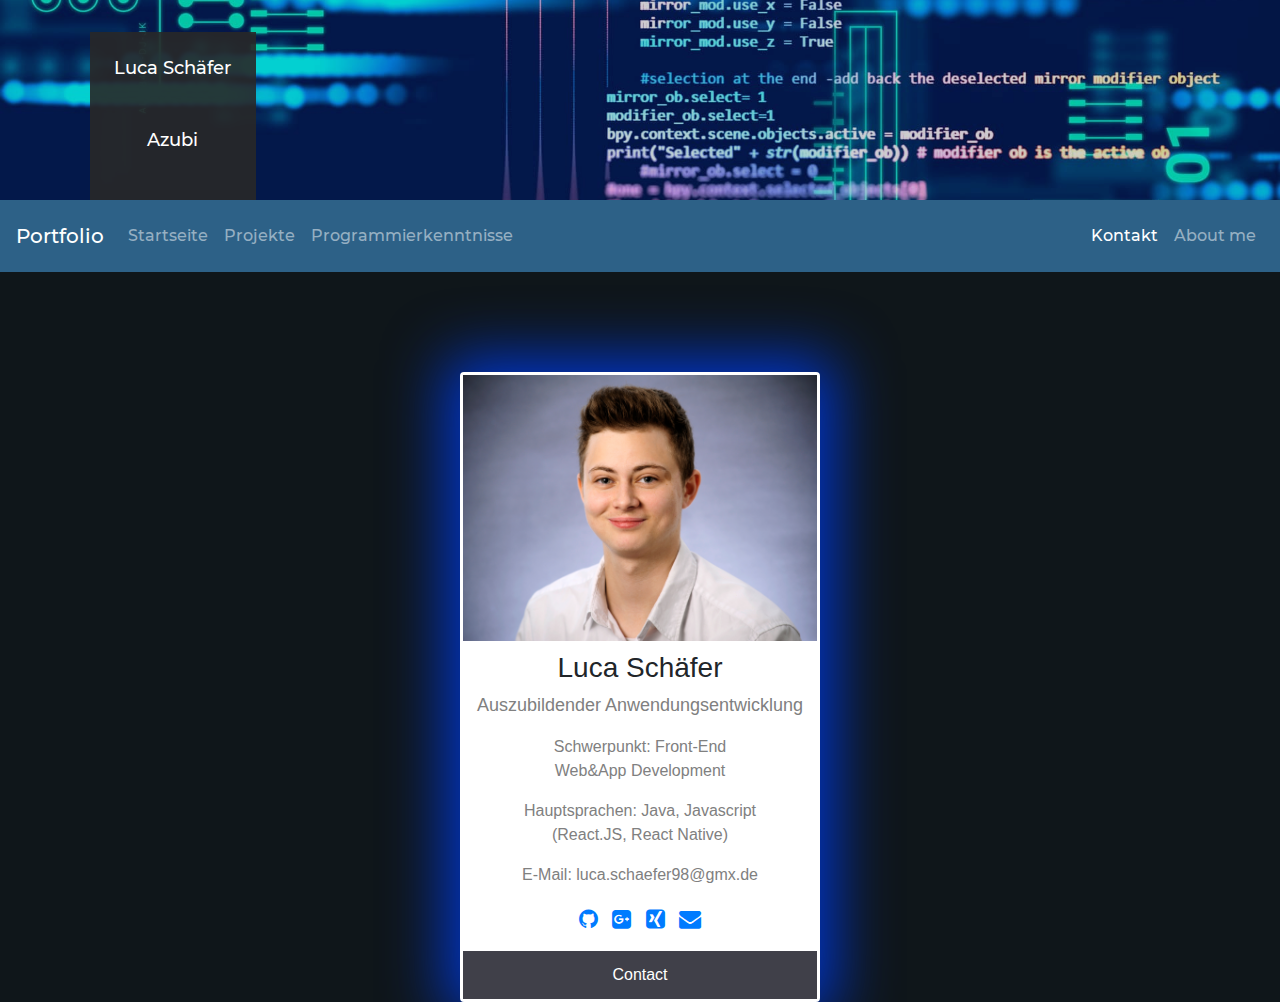
<file: html/kontakt.html>
<html lang="de">

<head>
    <meta charset="utf-8" />
    <title>Luca Schäfer Portfolio</title>
    <link rel="stylesheet" href="../CSS/stylesheetCards.css" />
    <link rel="stylesheet" href="../CSS/stylesheetIndex.css" />
    <link rel="shortcut icon" href="../Bilder/faviconLS.ico" type="image/x-icon" />
    <link rel="stylesheet" href="https://cdnjs.cloudflare.com/ajax/libs/font-awesome/4.7.0/css/font-awesome.min.css" />
    <link rel="stylesheet" href="https://stackpath.bootstrapcdn.com/bootstrap/4.1.3/css/bootstrap.min.css" />
</head>

<body style="background-color: #0f161a !important; height: 100% !important;">
    <div class="headingBoxOnTheLeft" style="font-family: montserrat-medium;">
        <img class="headerImg" src="../Bilder/headerBild.jpg" alt="Bitcodebild- nullen und einsen" />
        <span>Luca Schäfer Azubi Softwareentwicklung</span>
    </div>
    <nav class="navbar navbar-expand-lg navbar-dark bg-darkBlue p-3" style="font-family: montserrat-medium;">
        <a class="navbar-brand disabled" style="color: white">Portfolio</a>
        <button class="navbar-toggler" type="button" data-toggle="collapse" data-target="#navbarSupportedContent"
            aria-controls="navbarSupportedContent" aria-expanded="false" aria-label="Toggle navigation">
            <span class="navbar-toggler-icon"></span>
        </button>

        <div class="collapse navbar-collapse" id="navbarSupportedContent ">
            <ul class="navbar-nav">
                <li class="nav-item navbar-center">
                    <a class="nav-link" href="../index.html">Startseite <span class="sr-only">(current)</span></a>
                </li>
                <li class="nav-item">
                    <a class="nav-link" href="projekte.html">Projekte<span class="sr-only"></span></a>
                </li>
                <li class="nav-item">
                    <a class="nav-link" href="programmierkenntnisse.html">Programmierkenntnisse<span
                            class="sr-only"></span></a>
                </li>
            </ul>
        </div>
        <div class="navbar-collapse collapse w-100 order-3 dual-collapse2">
            <ul class="navbar-nav ml-auto">
                <li class="nav-item">
                    <a class="nav-link active" href="kontakt.html">Kontakt <span class="sr-only"></span></a>
                </li>
                <li class="nav-item">
                    <a class="nav-link" href="aboutme.html">About me</a>
                </li>
            </ul>
        </div>
    </nav>

    <div class="card">
        <img src="../Bilder/Schäfer Luca Passbild.jpg" alt="Luca Schäfer" style="width: 100%" />
        <h3 style="margin-top: 10px">Luca Schäfer</h3>
        <p class="title">Auszubildender Anwendungsentwicklung</p>
        <p style="color: grey; font-size: medium">Schwerpunkt: Front-End <br>Web&App Development</p>
        <p style="color: grey; font-size: medium">Hauptsprachen: Java, Javascript<br>(React.JS, React Native)</p>
        <p style="color: gray">E-Mail: luca.schaefer98@gmx.de</p>
        <div style="margin-bottom: 15px">
            <a class="kontaktLinks" href="https://github.com/exitusLuca"><i class="fa fa-github"></i></a>
            <a class="kontaktLinks" href="#"><i class="fa fa-google-plus-square"></i></a>
            <a class="kontaktLinks" href="#"><i class="fa fa-xing-square"></i></a>
            <a class="kontaktLinks" href="mailto:luca.schaefer98@gmx.de"><i class="fa fa-envelope"></i></a>
        </div>
        <a href="contactform.html"><button style="padding: 12px">Contact</button>

    </div>
</body>

</html>
</file>
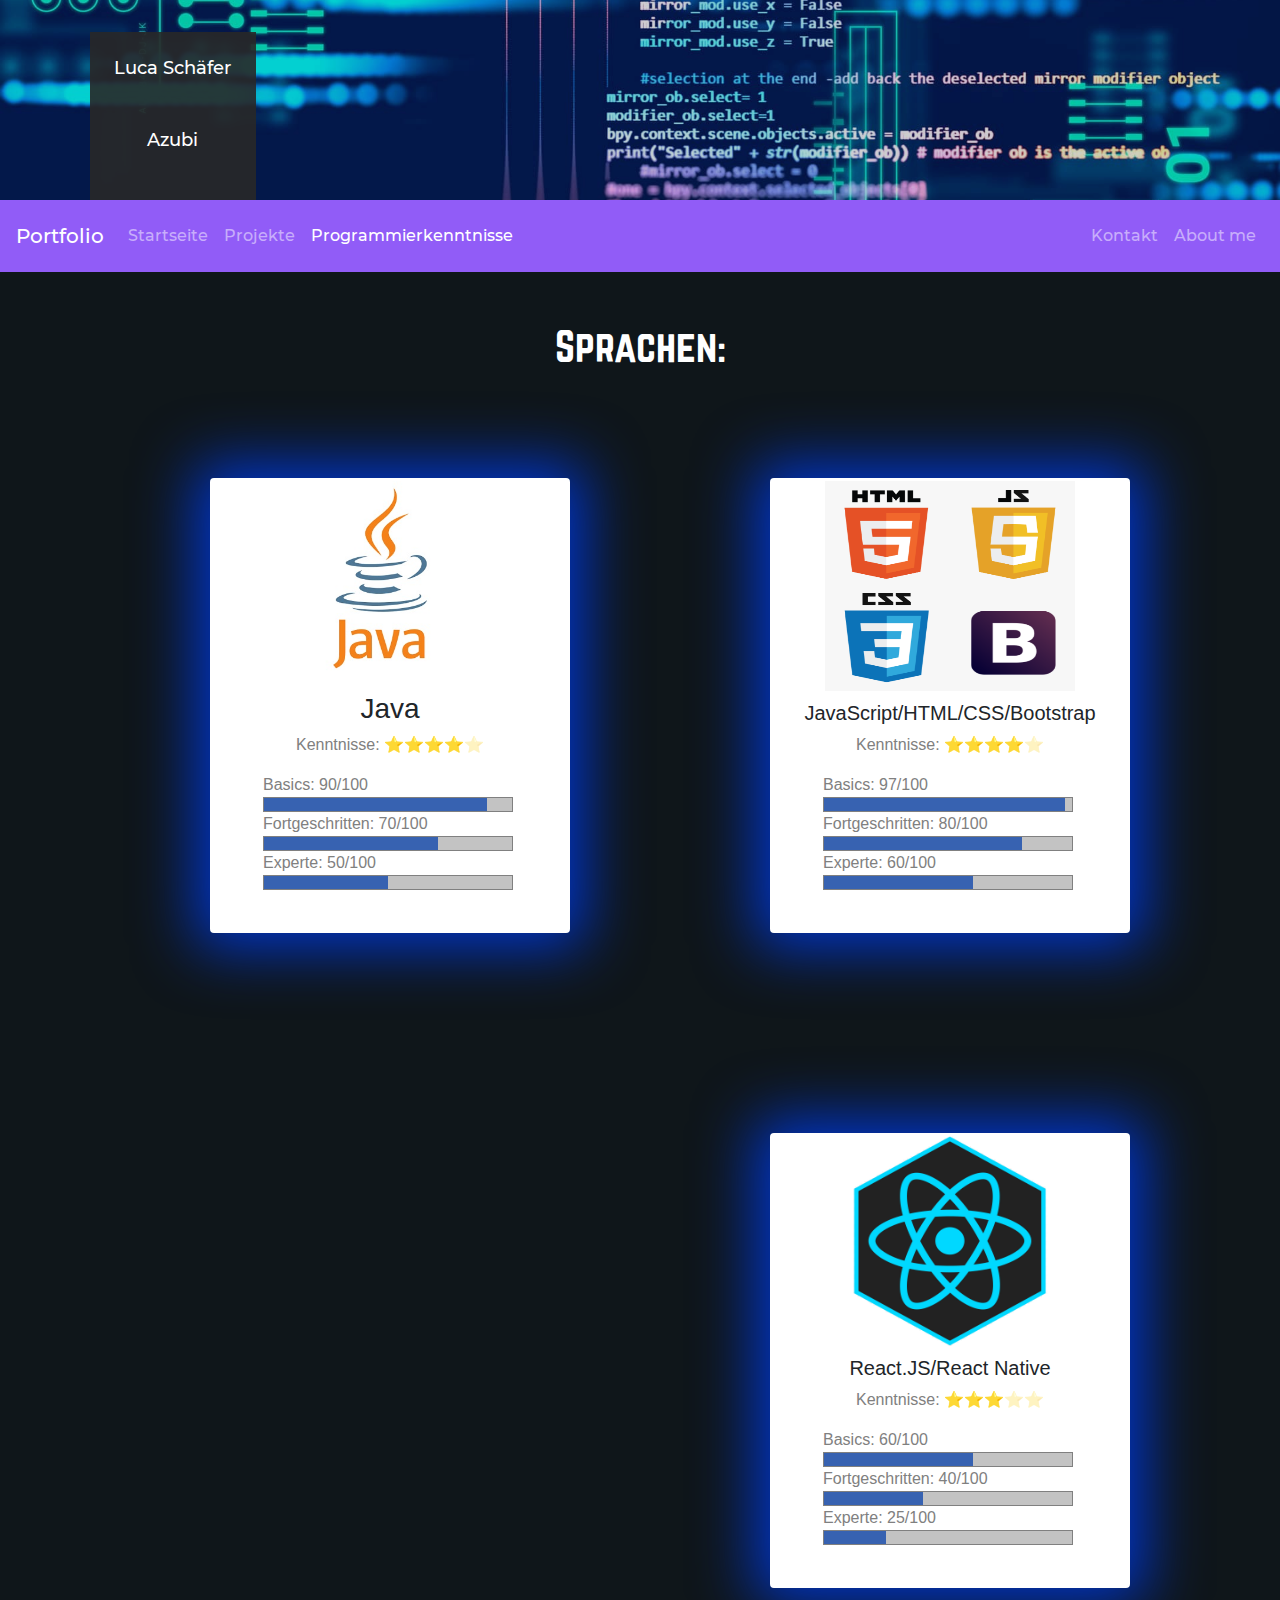
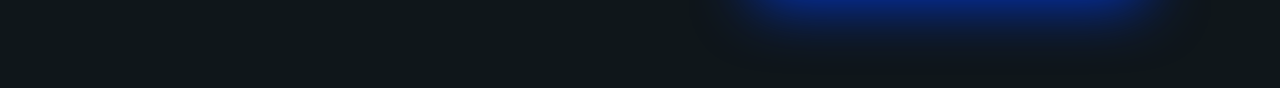
<file: html/programmierkenntnisse.html>
<!DOCTYPE html>
<html lang="en">
<head>
    <meta charset="UTF-8">
    <meta name="viewport" content="width=device-width, initial-scale=1.0">
    <title>Programmierkenntnisse</title>
    <link rel="stylesheet" href="../CSS/stylesheetCards.css" />
    <link rel="stylesheet" href="../CSS/stylesheetIndex.css" />
    <link rel="shortcut icon" href="../Bilder/faviconLS.ico" type="image/x-icon" />
    <link rel="stylesheet" href="https://cdnjs.cloudflare.com/ajax/libs/font-awesome/4.7.0/css/font-awesome.min.css" />
    <link rel="stylesheet" href="https://stackpath.bootstrapcdn.com/bootstrap/4.1.3/css/bootstrap.min.css" />
</head>

<body style="background-color: #0f161a !important; height: 100% !important;">
    <div class="headingBoxOnTheLeft" style="font-family: montserrat-medium;">
        <img class="headerImg" src="../Bilder/headerBild.jpg" alt="Bitcodebild- nullen und einsen" />
        <span>Luca Schäfer Azubi Softwareentwicklung</span>
    </div>
    <nav class="navbar navbar-expand-lg navbar-dark bg-lightPurple p-3" style="font-family: montserrat-medium;">
        <a class="navbar-brand disabled" style="color:white;">Portfolio</a>
        <button class="navbar-toggler" type="button" data-toggle="collapse" data-target="#navbarSupportedContent"
            aria-controls="navbarSupportedContent" aria-expanded="false" aria-label="Toggle navigation">
            <span class="navbar-toggler-icon"></span>
        </button>

        <div class="collapse navbar-collapse " id="navbarSupportedContent ">
            <ul class="navbar-nav">
                <li class="nav-item navbar-center">
                    <a class="nav-link" href="../index.html">Startseite <span
                            class="sr-only">(current)</span></a>
                </li>
                <li class="nav-item ">
                    <a class="nav-link" href="projekte.html">Projekte<span class="sr-only"></span></a>
                </li>
                <li class="nav-item ">
                    <a class="nav-link active" href="programmierkenntnisse.html">Programmierkenntnisse<span
                            class="sr-only"></span></a>
                </li>
            </ul>
        </div>
        <div class="navbar-collapse collapse w-100 order-3 dual-collapse2">
            <ul class="navbar-nav ml-auto">
                <li class="nav-item ">
                    <a class="nav-link" href="kontakt.html">Kontakt <span class="sr-only"></span></a>
                </li>
                <li class="nav-item">
                    <a class="nav-link" href="aboutme.html">About me</a>
                </li>
            </ul>
        </div>
    </nav>
    <h2 style="color: white;font-family: norwester;text-align: center; margin-top: 50px;font-size: 40px;">Sprachen:</h2>
    <div style="display: flex; justify-content:space-around ; float: left; margin-left: 210px;">
    <div class="card" style="padding-bottom: 40px;">
        <img src="../Bilder/javalogo.jpg" alt="Java Logo" style="width: 100%; margin: 0 auto;" />
        <h3 style="margin-top: 10px">Java</h3>
        <p style="color: grey; font-size: medium">Kenntnisse: ⭐️⭐️⭐️⭐️<span style="opacity: 30%;">⭐️</span></p>
        <div><span style="color: grey; font-size: medium;float: left; margin-left: 50px;">Basics: 90/100
        </div>
        <div style="margin-left:50px;float:right;height:15px; width: 250px; border: 1px solid grey; background-image:linear-gradient(90deg,  rgb(55, 98, 177) 90%, rgb(195, 195, 195) 0%)">
        </div>
        <div><span style="color: grey; font-size: medium;float: left; margin-left: 50px;">Fortgeschritten: 70/100
        </div>
        <div style="margin-left:50px;float:right;height:15px; width: 250px; border: 1px solid grey; background-image:linear-gradient(90deg, rgb(55, 98, 177) 70%, rgb(195, 195, 195) 0%)">
        </div>
        <div><span style="color: grey; font-size: medium;float: left; margin-left: 50px;">Experte: 50/100
        </div>
        <div style="margin-left:50px;float:right;height:15px; width: 250px; border: 1px solid grey; background-image:linear-gradient(90deg,  rgb(55, 98, 177) 50%, rgb(195, 195, 195) 0%)">
        </div>
    </div>
  
</div>
<div style="display: flex; justify-content:space-between ; float: left; margin-left: 200px;">
<div class="card" style="padding-bottom: 40px;width: 360px;">
    <img style="width: 250px; height: 210px;;margin: 0 auto;" src="../Bilder/html-css-javascript.png" alt="Javascript Logo" style="width: 100%" />
    <h5 style="margin-top: 10px">JavaScript/HTML/CSS/Bootstrap</h5>
    <p style="color: grey; font-size: medium">Kenntnisse: ⭐️⭐️⭐️⭐️<span style="opacity: 30%;">⭐️</span></p>
    <div><span style="color: grey; font-size: medium;float: left; margin-left: 50px;">Basics: 97/100
    </div>
    <div style="margin-left:50px;float:right;height:15px; width: 250px; border: 1px solid grey; background-image:linear-gradient(90deg, rgb(55, 98, 177) 97%, rgb(195, 195, 195) 0%)">
    </div>
    <div><span style="color: grey; font-size: medium;float: left; margin-left: 50px;">Fortgeschritten: 80/100
    </div>
    <div style="margin-left:50px;float:right;height:15px; width: 250px; border: 1px solid grey; background-image:linear-gradient(90deg,  rgb(55, 98, 177) 80%, rgb(195, 195, 195) 0%)">
    </div>
    <div><span style="color: grey; font-size: medium;float: left; margin-left: 50px;">Experte: 60/100
    </div>
    <div style="margin-left:50px;float:right;height:15px; width: 250px; border: 1px solid grey; background-image:linear-gradient(90deg,  rgb(55, 98, 177) 60%, rgb(195, 195, 195) 0%)">
    </div>
</div>
</div>
<div style="display: flex; justify-content:space-between ; float: left; margin-left: 200px;">
    <div class="card" style="padding-bottom: 40px;width: 360px;">
        <img style="width: 200px; height: 210px; margin: 0 auto;" src="../Bilder/react-logo.jpg" alt="React Logo" style="width: 100%" />
        <h5 style="margin-top: 10px">React.JS/React Native</h5>
        <p style="color: grey; font-size: medium">Kenntnisse: ⭐️⭐️⭐️<span style="opacity: 30%;">⭐️⭐️</span></p>
        <div><span style="color: grey; font-size: medium;float: left; margin-left: 50px;">Basics: 60/100
        </div>
        <div style="margin-left:50px;float:right;height:15px; width: 250px; border: 1px solid grey; background-image:linear-gradient(90deg, rgb(55, 98, 177) 60%, rgb(195, 195, 195) 0%)">
        </div>
        <div><span style="color: grey; font-size: medium;float: left; margin-left: 50px;">Fortgeschritten: 40/100
        </div>
        <div style="margin-left:50px;float:right;height:15px; width: 250px; border: 1px solid grey; background-image:linear-gradient(90deg,  rgb(55, 98, 177) 40%, rgb(195, 195, 195) 0%)">
        </div>
        <div><span style="color: grey; font-size: medium;float: left; margin-left: 50px;">Experte: 25/100
        </div>
        <div style="margin-left:50px;float:right;height:15px; width: 250px; border: 1px solid grey; background-image:linear-gradient(90deg,  rgb(55, 98, 177) 25%, rgb(195, 195, 195) 0%)">
        </div>
    </div>
    </div>
</body>
</html>
</file>
<file: CSS/stylesheetCards.css>
body{
    background-color: black !important;
}

.card {
    margin: 100px auto;
    box-shadow: 0px 0px 60px 15px #0036cc;
    max-width: 360px;
    display: flex;
    justify-content: space-around;
    text-align: center;
    border: 3px solid white !important;
}

.title {
    color: grey;
    font-size: 18px;
}

.kontaktLinks {
    text-decoration: none;
    font-size: 22px;
    padding: 5px;
}

button {
    border: none;
    outline: 0;
    padding: 10px;
    color: white;
    background-color: rgb(64, 64, 73);
    text-align: center;
    cursor: pointer;
    width: 100%;
    font-size: 22px;
}


button:hover,
a:hover {
    opacity: 0.7;
}
</file>
<file: CSS/stylesheetIndex.css>
.headerImg {
    width: 100%;
    object-fit: cover;
    height: 200px;
    opacity: 0.8;
}


.headingBoxOnTheLeft span {
    position: absolute;
    left: 0;
    top: 3.5%;
    width: 13%;
    left: 7%;
    color: #fff;
    text-align: center;
    line-height: 4em;
    background: #404040;
    background-color: rgba(40, 40, 40, 0.9);
    font-size: large;

}

/*Navbar Hintergrund ändern */
.bg-darkBlue{
    background-color: #2d6187;
}

.bg-lightBlue{
    background-color: #28abb9;
}

.bg-lightPurple{
    background-color: #915cf7;
}


.videoCentered {
    width: 1075px;
    height: 500px;
    margin: 0 auto;
    text-align: center;
    display: block;
    object-fit: fill;
}


.projectHeading{
    color: white; 
    text-align: center; 
    font-size: 2.5em; 
    font-weight: bold; 
    margin-top: 20px; 
    margin-bottom: 0;
    font-family: "norwester";
}


/*Vorlage für die Anderen Projekt Container*/

.middleProjectDiv{
    float:left; 
    color: white; 
    text-align: left; 
    margin-top: 116px; 
    width: 500px;
    height: 250px; 
    padding-left: 50px;
    word-wrap: break-word;
    font-size: large;
}


/* Beginn Container mit Projekten Top 3 Mitte der Webseite*/

.firstImgProjectDiv{
    margin-top: 35px; 
    height: 500px;
    width: 100%; 
    background-color: #28abb9;
}

.firstImgProjects{
    float: right;
    width: 400px;
    height: 250px;
    margin-top: 125px;
    margin-right: 50px;
    border: 3px solid white;
}

.firstImgProjects:hover{
    filter: opacity(50%);
    transition: 0.5s;
}


.middleProjectDiv p{
    font-family: 'Segoe UI', Tahoma, Geneva, Verdana, sans-serif;
}

.middleProjectDiv h4{
    font-family: "montserrat-medium";
}

.middleImgProjectDiv{
    background-color: #2d6187; 
    height: 500px; 
    width: 100%;
}

.middleImgProjects{
    float: left;
    width: 300px;
    height: 300px;
    margin-top: 105px;
    margin-left: 100px;
    text-align: center;
    border-radius: 150px;
    border: 3px solid grey;

}

.middleImgProjects:hover{
    filter: opacity(50%);
    transition: 0.5s;
}

.lastImgProjects{
    float: right;
    width: 400px;
    height: 250px;
    margin-top: 125px;
    margin-right: 50px;
    border: 3px solid white;
}


.lastImgProjects:hover{
    filter: opacity(50%);
    transition: 0.5s;
}



#footer{
    padding: 15px;
    background-color: #915cf7;
    position: static;
    bottom: 0;
    width: 100%;
}

@media (min-width: 768px) {
    .navbar-nav.navbar-center {
        position: absolute;
    }
}



/* Verschiedene Schriftarten für die Webseite*/

@font-face{
    font-family: 'montserrat-medium';
    src: url("../schriftarten/Montserrat-Medium.ttf")
}

@font-face{
    font-family: 'norwester';
    src: url("../schriftarten/norwester.otf")
}
</file>
